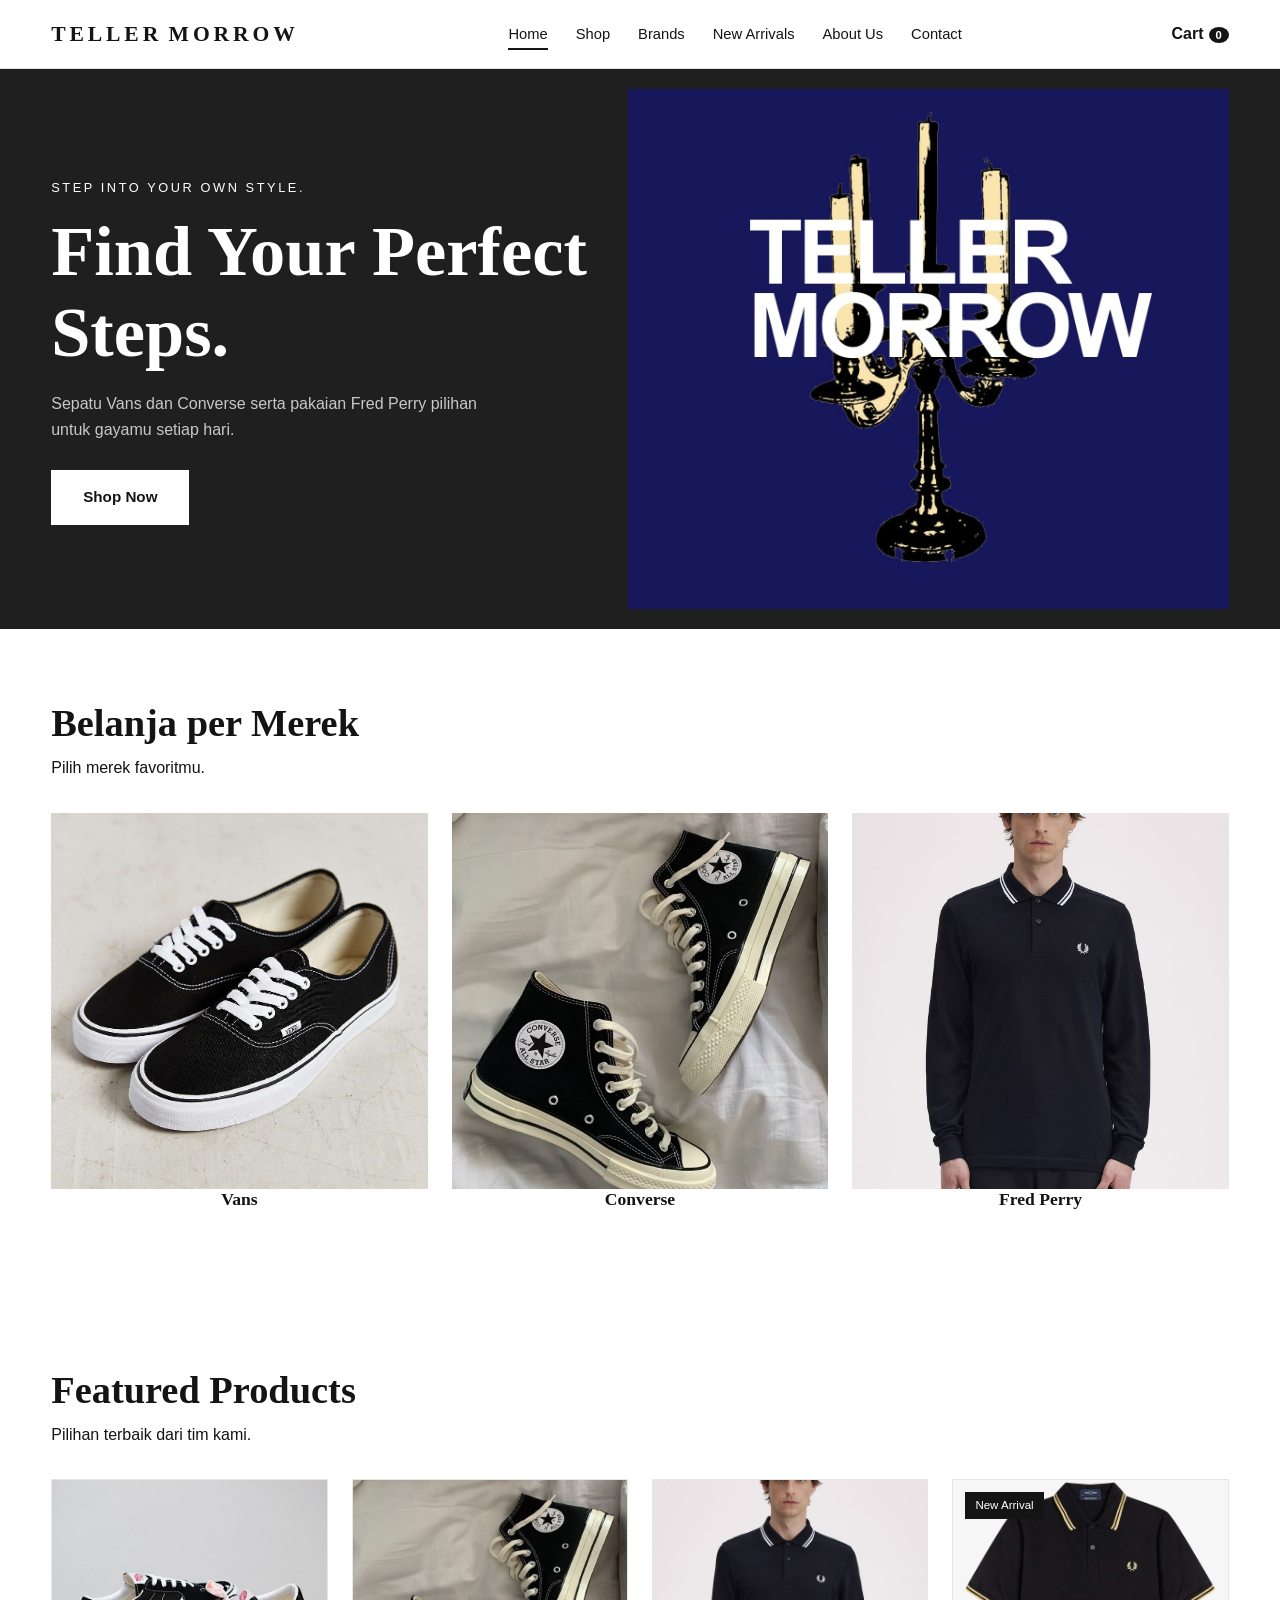
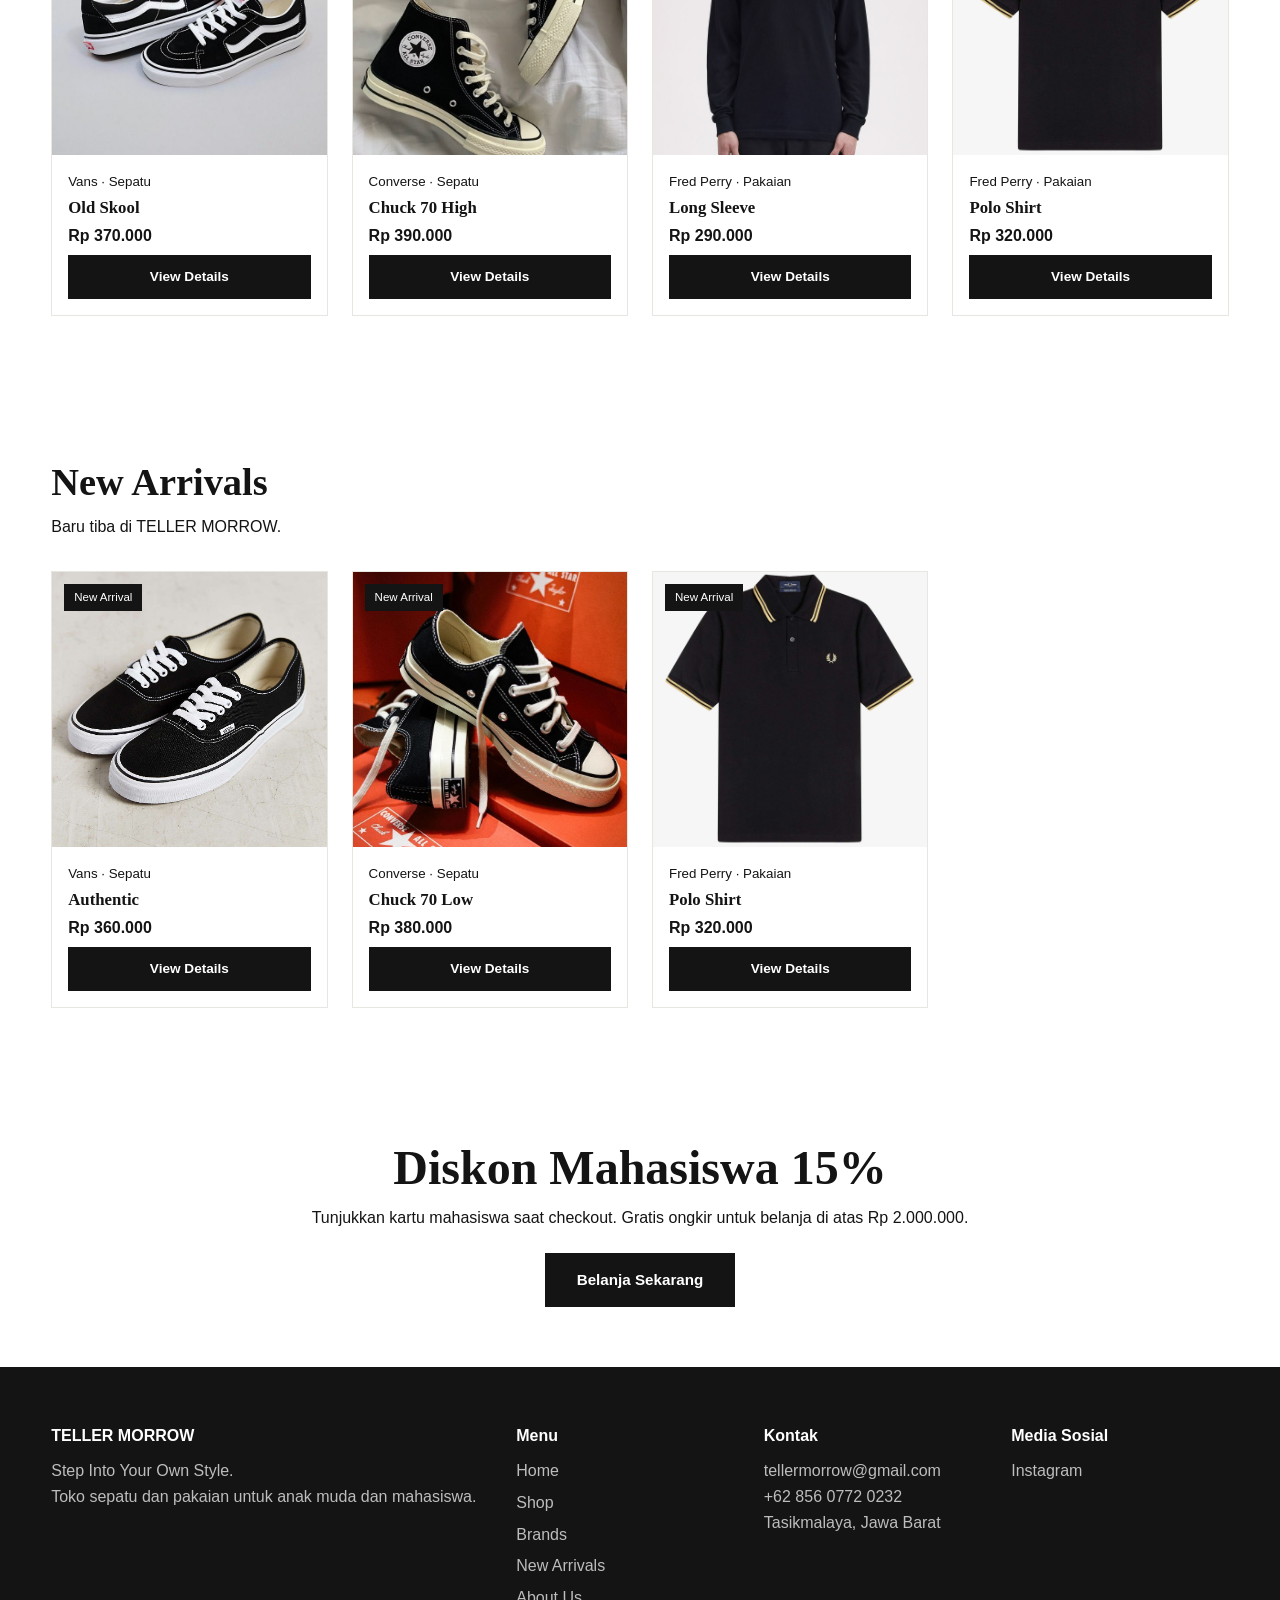
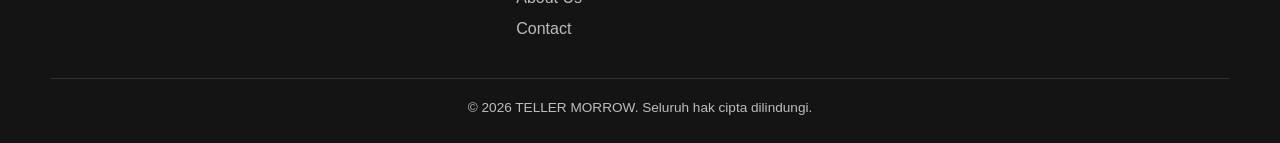
<file: projectUTS/index.html>
<!DOCTYPE html>
<html lang="id"><head><meta charset="UTF-8"><meta name="viewport" content="width=device-width,initial-scale=1">
<title>Home | TELLER MORROW</title><link rel="stylesheet" href="css/style.css"></head>
<body data-page="home"><header id="idhar_header"></header>
<section id="idhar_hero"><div class="idhar_container idhar_hero-grid"><div><span class="idhar_tag">STEP INTO YOUR OWN STYLE.</span><h1>Find Your Perfect Steps.</h1><p>Sepatu Vans dan Converse serta pakaian Fred Perry pilihan untuk gayamu setiap hari.</p><a class="idhar_btn idhar_btn-light" href="shop.html">Shop Now</a></div><img src="images/hero.jpg" alt="TELLER MORROW"></div></section>
<section class="idhar_section"><div class="idhar_container"><h2 class="idhar_title">Belanja per Merek</h2><p class="idhar_sub">Pilih merek favoritmu.</p><div class="idhar_grid idhar_grid-3" id="idhar_brandgrid"></div></div></section>
<section class="idhar_section idhar_section-alt"><div class="idhar_container"><h2 class="idhar_title">Featured Products</h2><p class="idhar_sub">Pilihan terbaik dari tim kami.</p><div class="idhar_grid" id="idhar_featured"></div></div></section>
<section class="idhar_section"><div class="idhar_container"><h2 class="idhar_title">New Arrivals</h2><p class="idhar_sub">Baru tiba di TELLER MORROW.</p><div class="idhar_grid" id="idhar_newlist"></div></div></section>
<section class="idhar_promo"><div class="idhar_container"><h2>Diskon Mahasiswa 15%</h2><p>Tunjukkan kartu mahasiswa saat checkout. Gratis ongkir untuk belanja di atas Rp 2.000.000.</p><a class="idhar_btn idhar_btn-dark" href="shop.html">Belanja Sekarang</a></div></section>
<footer id="idhar_footer"></footer><script src="js/script.js"></script></body></html>
</file>
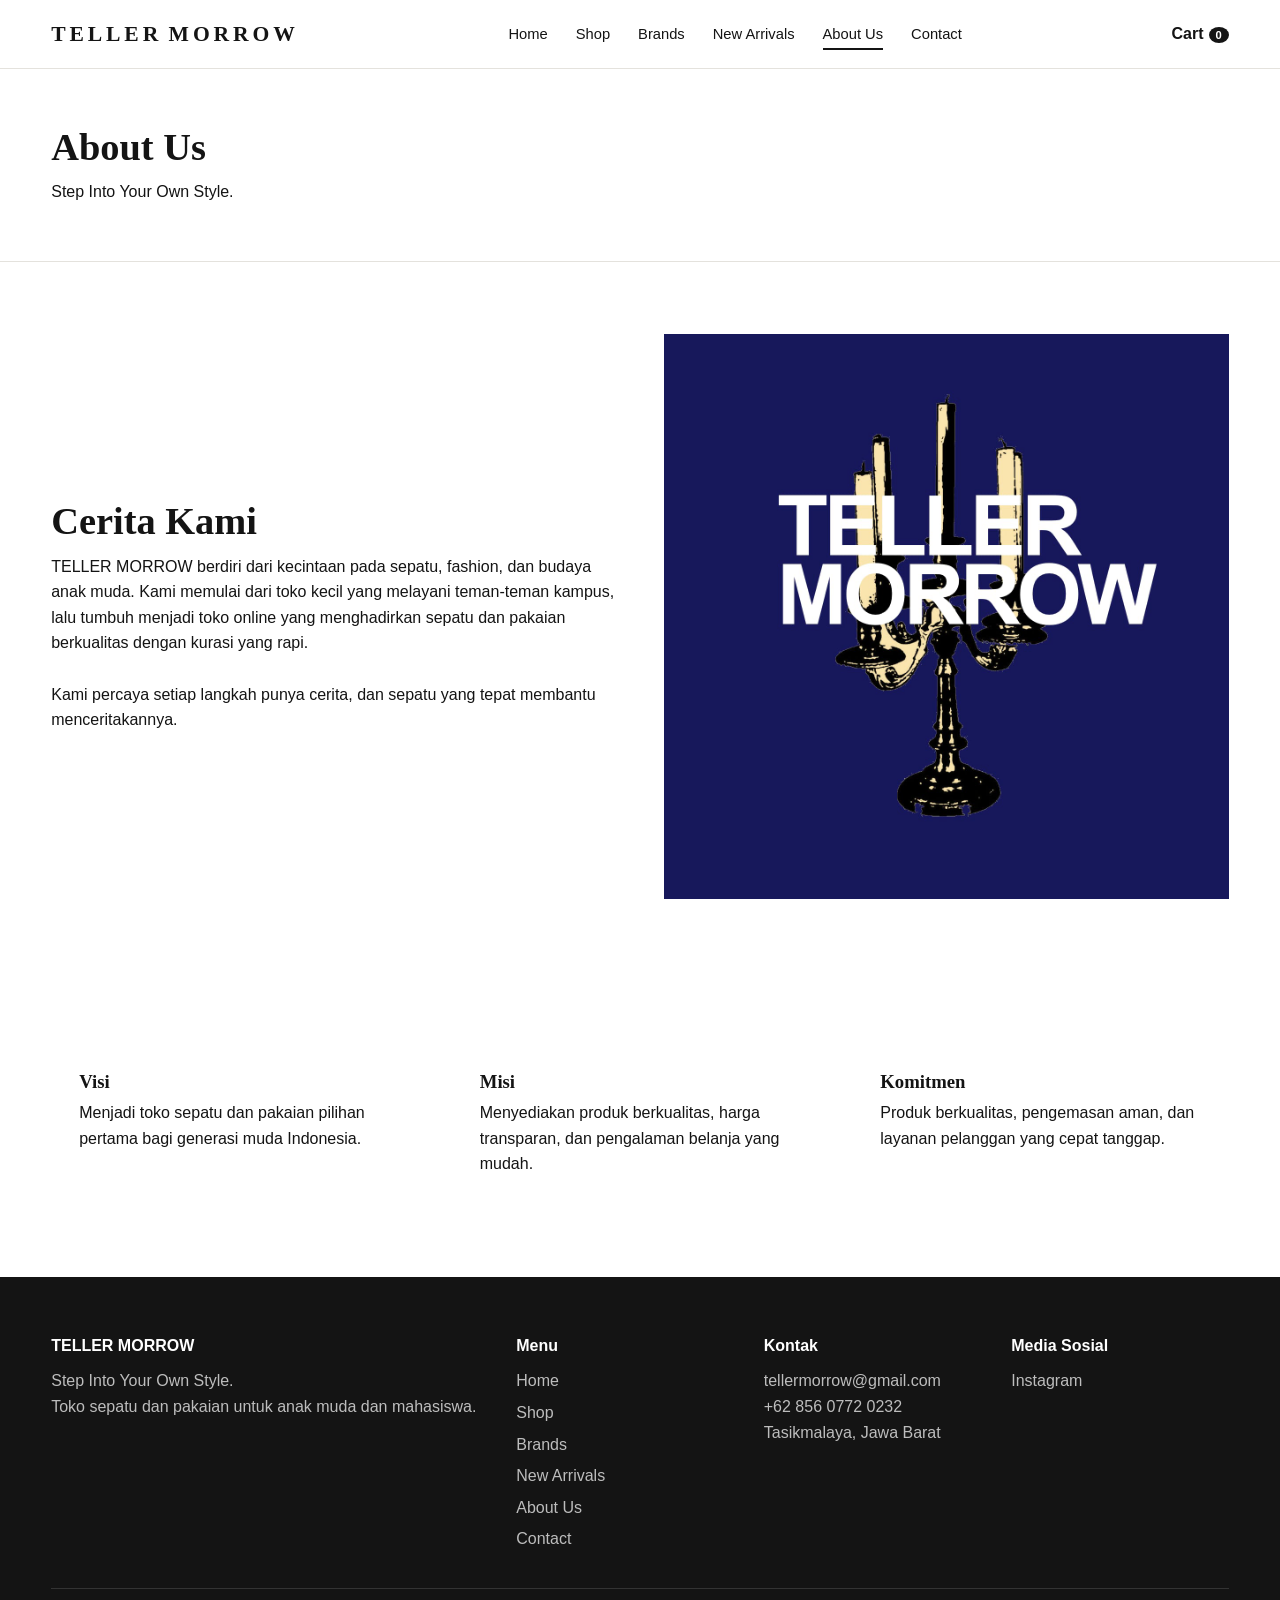
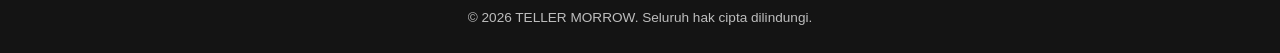
<file: projectUTS/about.html>
<!doctype html>
<html lang="id">
  <head>
    <meta charset="UTF-8" />
    <meta name="viewport" content="width=device-width,initial-scale=1" />
    <title>About Us | TELLER MORROW</title>
    <link rel="stylesheet" href="css/style.css" />
  </head>
  <body data-page="about">
    <header id="idhar_header"></header>
    <section class="idhar_page-banner">
      <div class="idhar_container">
        <h1 class="idhar_title">About Us</h1>
        <p class="idhar_sub">Step Into Your Own Style.</p>
      </div>
    </section>
    <section class="idhar_section">
      <div class="idhar_container idhar_two">
        <div>
          <h2 class="idhar_title">Cerita Kami</h2>
          <p>
            TELLER MORROW berdiri dari kecintaan pada sepatu, fashion, dan budaya anak muda. Kami memulai dari toko kecil yang melayani teman-teman kampus, lalu tumbuh menjadi toko online yang menghadirkan sepatu dan pakaian berkualitas dengan kurasi
            yang rapi.
          </p>
          <br />
          <p>Kami percaya setiap langkah punya cerita, dan sepatu yang tepat membantu menceritakannya.</p>
        </div>
        <img src="images/hero.jpg" alt="Chuck 70" />
      </div>
    </section>
    <section class="idhar_section idhar_section-alt">
      <div class="idhar_container idhar_three">
        <div class="idhar_box">
          <h3>Visi</h3>
          <p>Menjadi toko sepatu dan pakaian pilihan pertama bagi generasi muda Indonesia.</p>
        </div>
        <div class="idhar_box">
          <h3>Misi</h3>
          <p>Menyediakan produk berkualitas, harga transparan, dan pengalaman belanja yang mudah.</p>
        </div>
        <div class="idhar_box">
          <h3>Komitmen</h3>
          <p>Produk berkualitas, pengemasan aman, dan layanan pelanggan yang cepat tanggap.</p>
        </div>
      </div>
    </section>
    <footer id="idhar_footer"></footer>
    <script src="js/script.js"></script>
  </body>
</html>
</file>
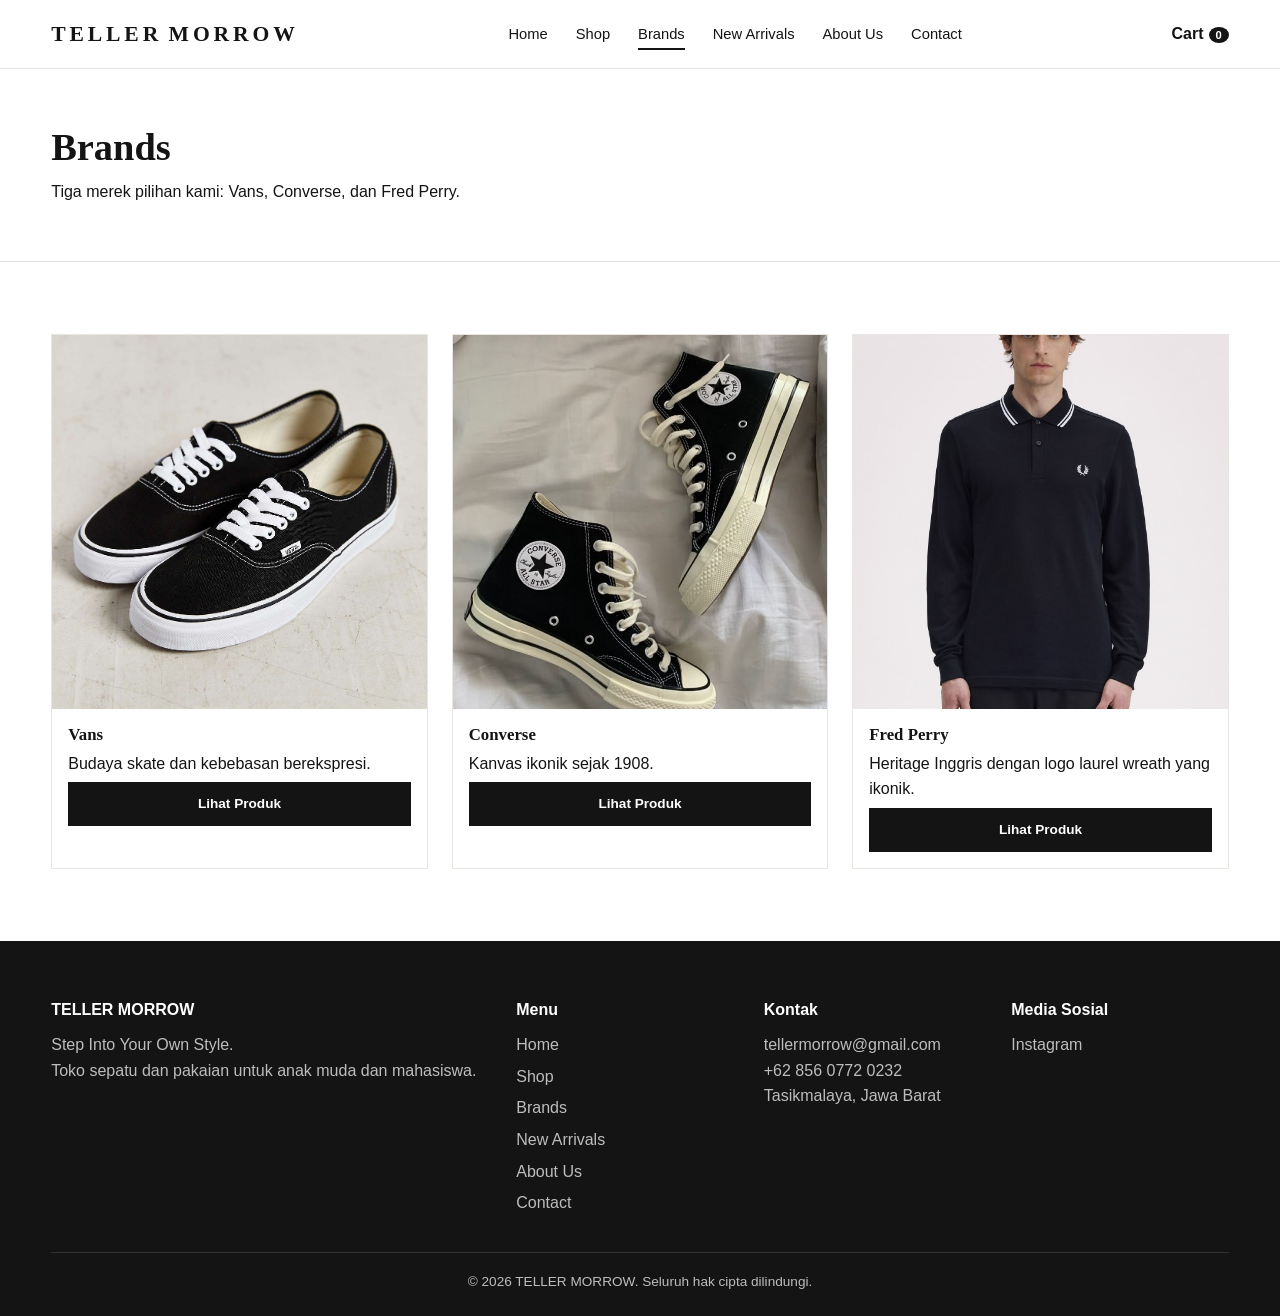
<file: projectUTS/brands.html>
<!DOCTYPE html>
<html lang="id"><head><meta charset="UTF-8"><meta name="viewport" content="width=device-width,initial-scale=1">
<title>Brands | TELLER MORROW</title><link rel="stylesheet" href="css/style.css"></head>
<body data-page="brands"><header id="idhar_header"></header>
<section class="idhar_page-banner"><div class="idhar_container"><h1 class="idhar_title">Brands</h1><p class="idhar_sub">Tiga merek pilihan kami: Vans, Converse, dan Fred Perry.</p></div></section><section class="idhar_section"><div class="idhar_container"><div class="idhar_grid idhar_grid-3" id="idhar_brandlist"></div></div></section>
<footer id="idhar_footer"></footer><script src="js/script.js"></script></body></html>
</file>
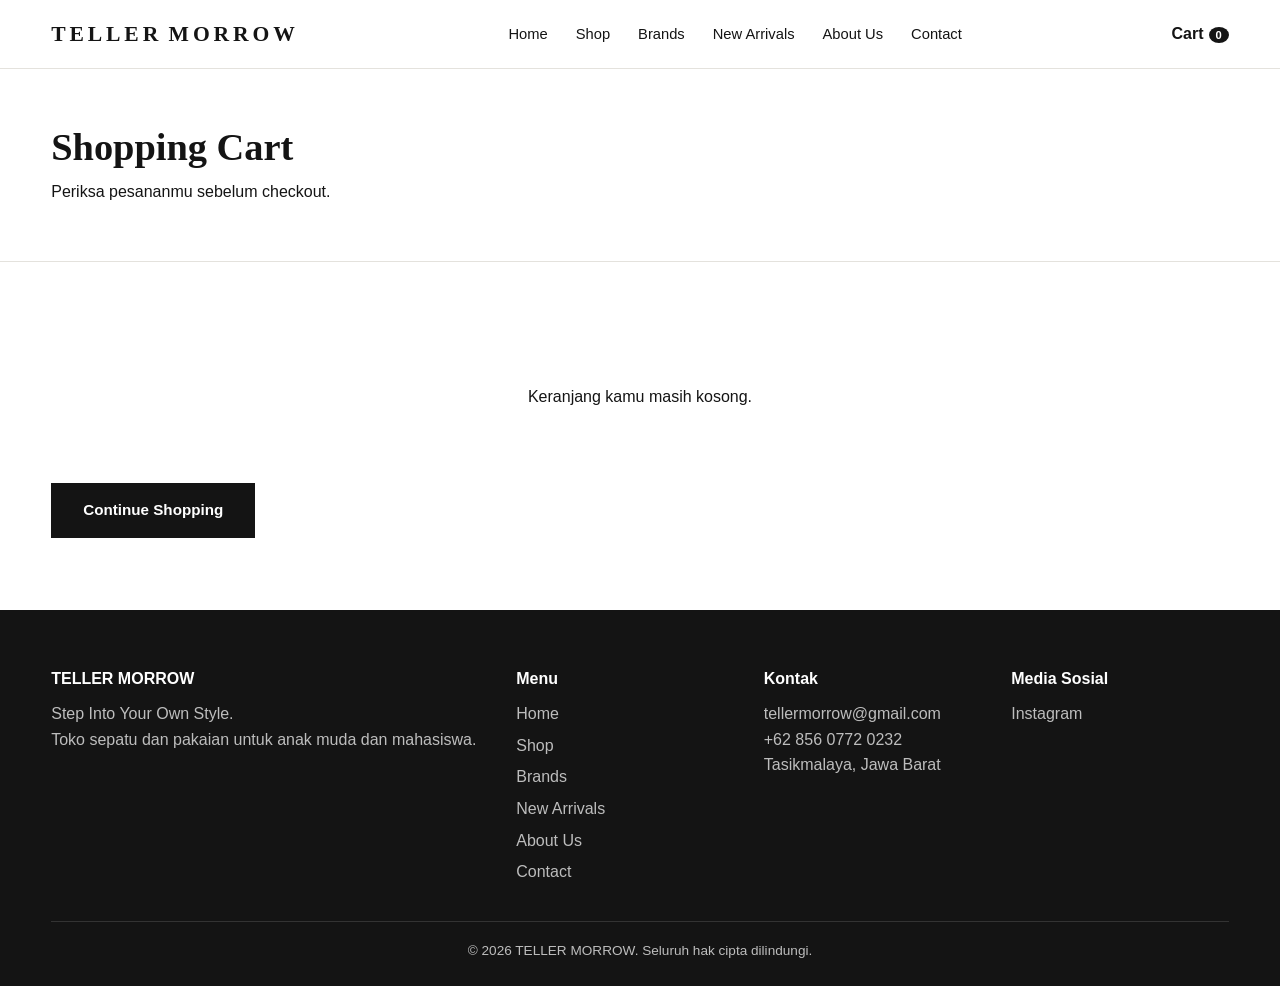
<file: projectUTS/cart.html>
<!DOCTYPE html>
<html lang="id"><head><meta charset="UTF-8"><meta name="viewport" content="width=device-width,initial-scale=1">
<title>Shopping Cart | TELLER MORROW</title><link rel="stylesheet" href="css/style.css"></head>
<body data-page="cart"><header id="idhar_header"></header>
<section class="idhar_page-banner"><div class="idhar_container"><h1 class="idhar_title">Shopping Cart</h1><p class="idhar_sub">Periksa pesananmu sebelum checkout.</p></div></section><section class="idhar_section"><div class="idhar_container" id="idhar_cartbox"></div></section>
<footer id="idhar_footer"></footer><script src="js/script.js"></script></body></html>
</file>
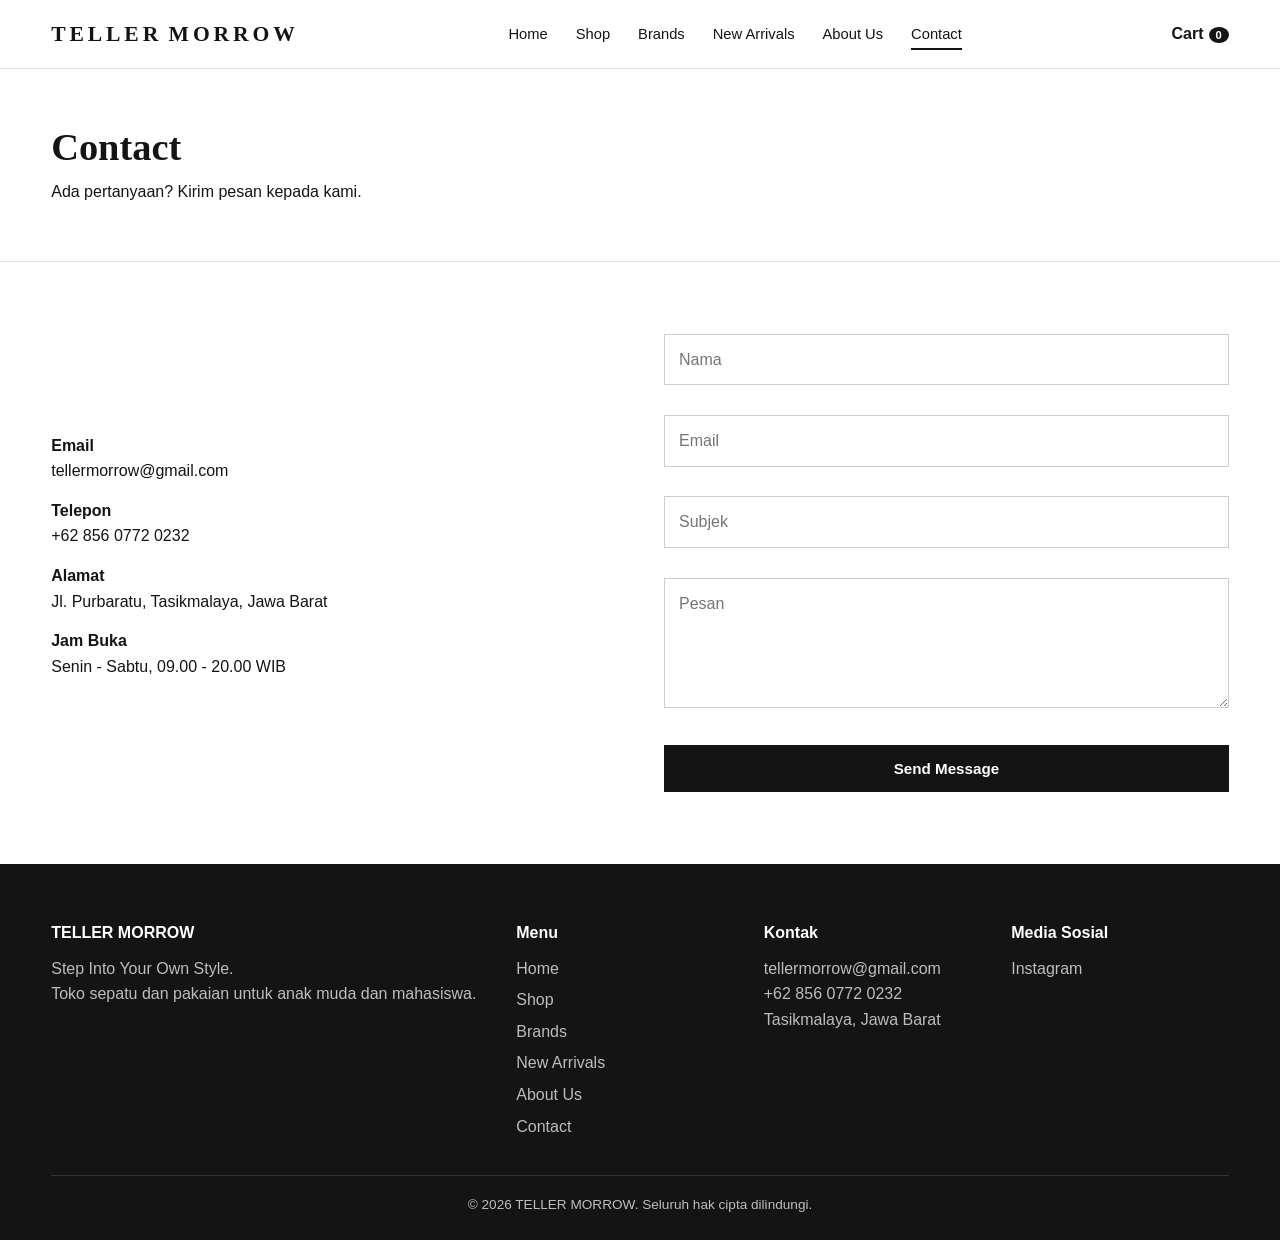
<file: projectUTS/contact.html>
<!doctype html>
<html lang="id">
  <head>
    <meta charset="UTF-8" />
    <meta name="viewport" content="width=device-width,initial-scale=1" />
    <title>Contact | TELLER MORROW</title>
    <link rel="stylesheet" href="css/style.css" />
  </head>
  <body data-page="contact">
    <header id="idhar_header"></header>
    <section class="idhar_page-banner">
      <div class="idhar_container">
        <h1 class="idhar_title">Contact</h1>
        <p class="idhar_sub">Ada pertanyaan? Kirim pesan kepada kami.</p>
      </div>
    </section>
    <section class="idhar_section">
      <div class="idhar_container idhar_two">
        <ul class="idhar_info">
          <li><strong>Email</strong><br />tellermorrow@gmail.com</li>
          <li><strong>Telepon</strong><br />+62 856 0772 0232</li>
          <li><strong>Alamat</strong><br />Jl. Purbaratu, Tasikmalaya, Jawa Barat</li>
          <li><strong>Jam Buka</strong><br />Senin - Sabtu, 09.00 - 20.00 WIB</li>
        </ul>
        <form class="idhar_form" id="idhar_form" novalidate>
          <div>
            <input class="idhar_input" name="name" placeholder="Nama" />
            <div class="idhar_error" id="idhar_e_name"></div>
          </div>
          <div>
            <input class="idhar_input" name="email" type="email" placeholder="Email" />
            <div class="idhar_error" id="idhar_e_email"></div>
          </div>
          <div>
            <input class="idhar_input" name="subject" placeholder="Subjek" />
            <div class="idhar_error" id="idhar_e_subject"></div>
          </div>
          <div>
            <textarea class="idhar_input" name="message" placeholder="Pesan"></textarea>
            <div class="idhar_error" id="idhar_e_message"></div>
          </div>
          <button class="idhar_btn idhar_btn-dark" type="submit">Send Message</button>
        </form>
      </div>
    </section>
    <footer id="idhar_footer"></footer>
    <script src="js/script.js"></script>
  </body>
</html>
</file>
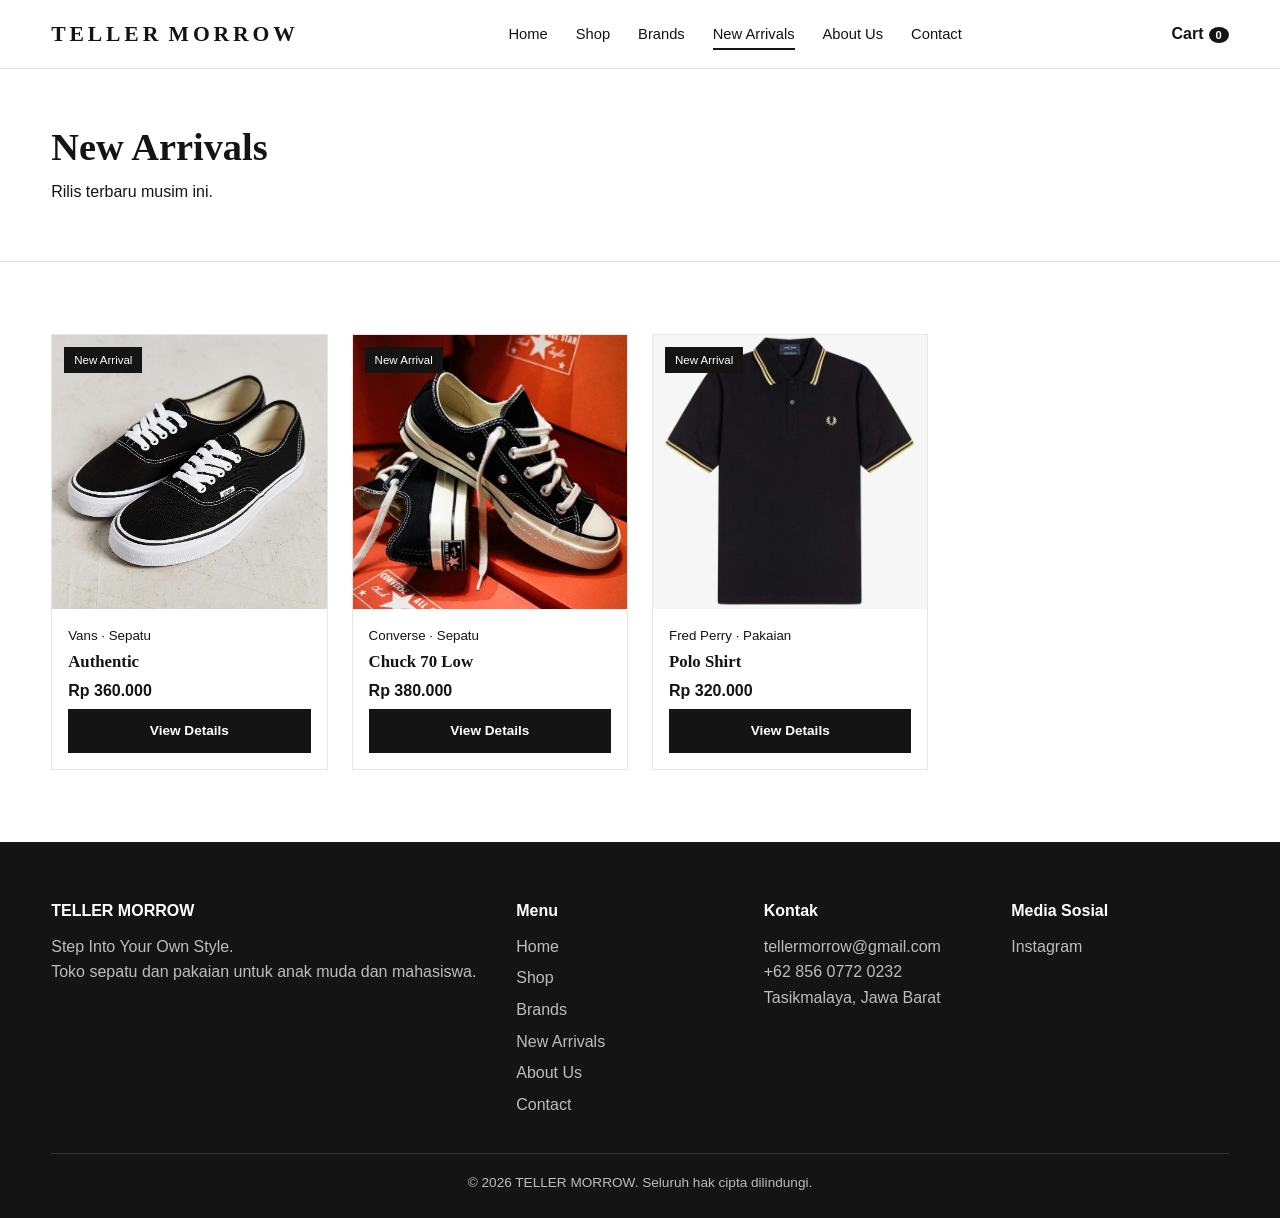
<file: projectUTS/new-arrivals.html>
<!DOCTYPE html>
<html lang="id"><head><meta charset="UTF-8"><meta name="viewport" content="width=device-width,initial-scale=1">
<title>New Arrivals | TELLER MORROW</title><link rel="stylesheet" href="css/style.css"></head>
<body data-page="new"><header id="idhar_header"></header>
<section class="idhar_page-banner"><div class="idhar_container"><h1 class="idhar_title">New Arrivals</h1><p class="idhar_sub">Rilis terbaru musim ini.</p></div></section><section class="idhar_section"><div class="idhar_container"><div class="idhar_grid" id="idhar_list"></div></div></section>
<footer id="idhar_footer"></footer><script src="js/script.js"></script></body></html>
</file>
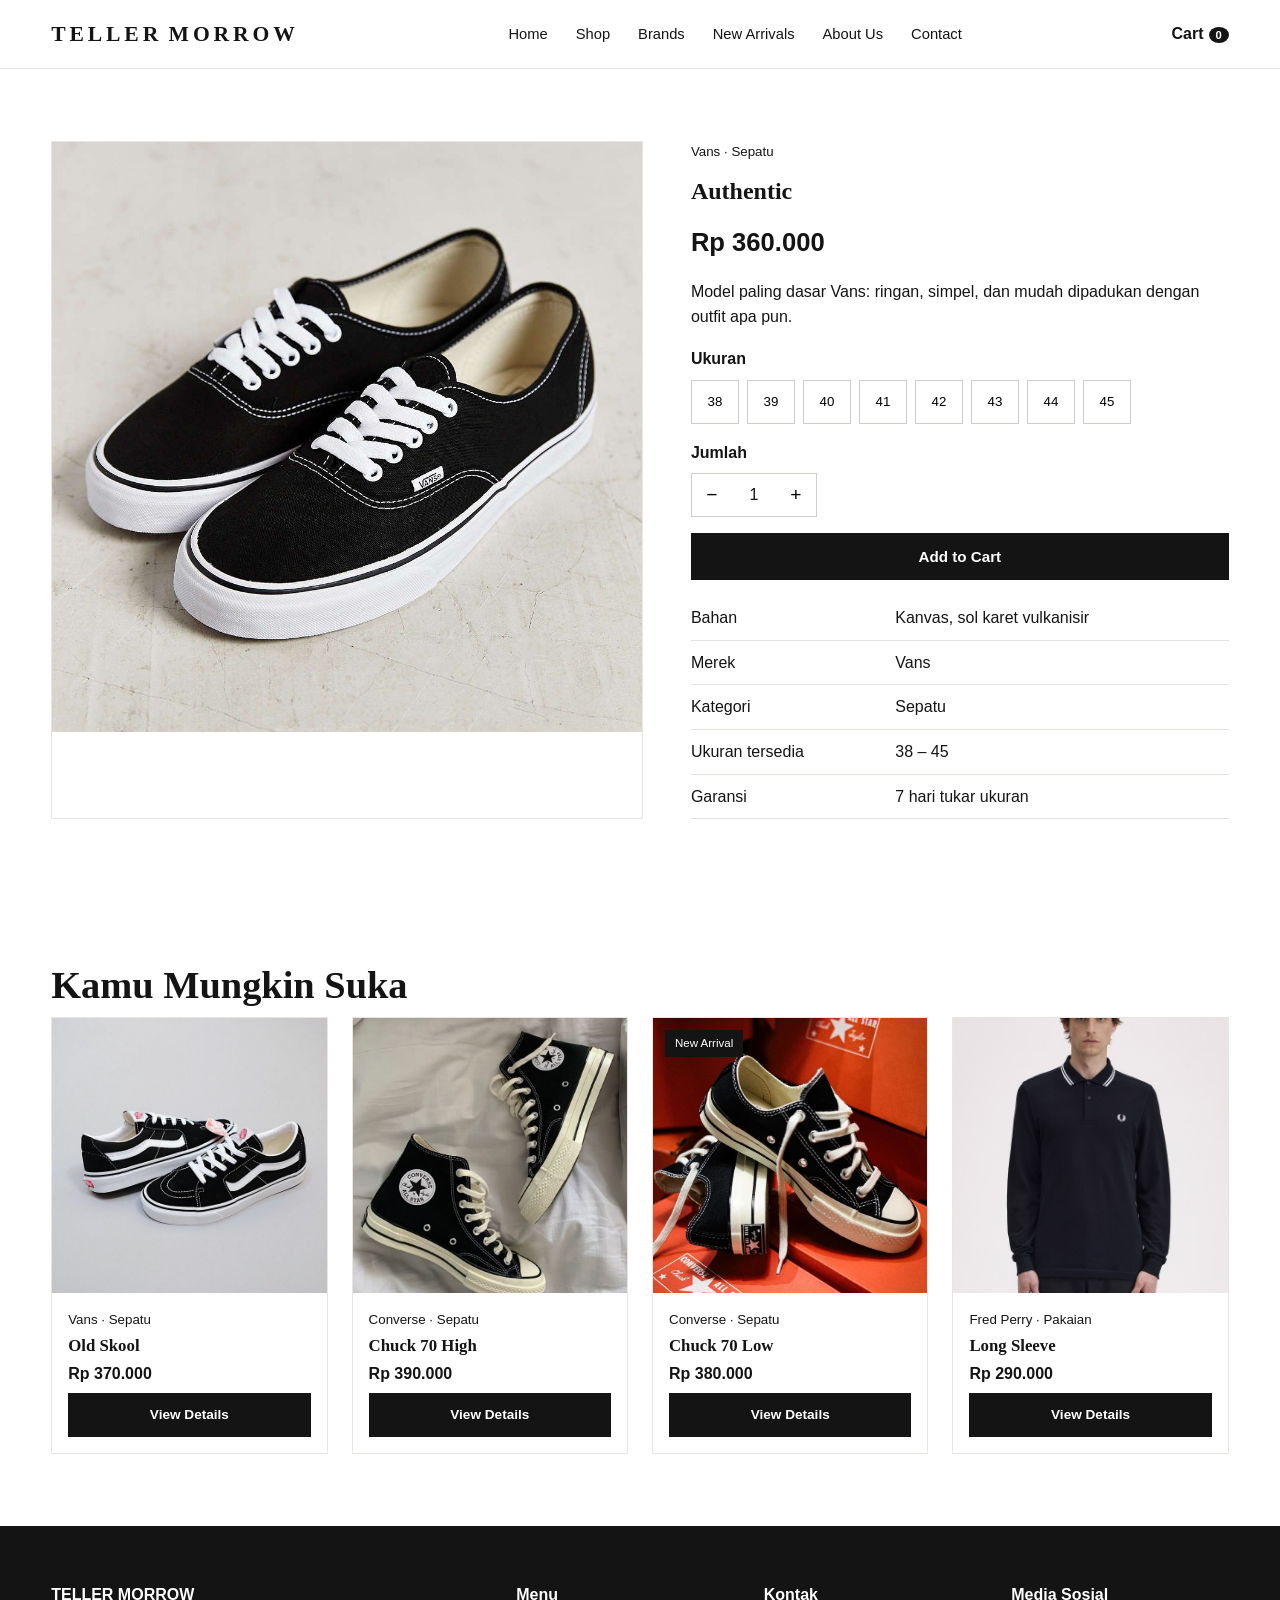
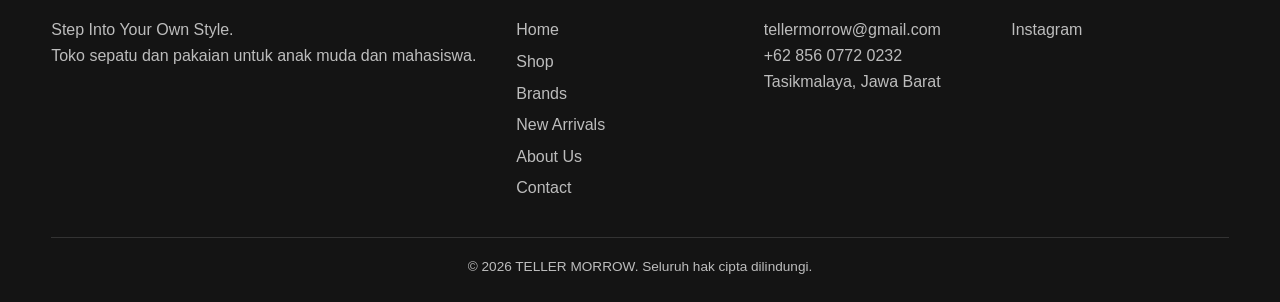
<file: projectUTS/product.html>
<!DOCTYPE html>
<html lang="id"><head><meta charset="UTF-8"><meta name="viewport" content="width=device-width,initial-scale=1">
<title>Detail Produk | TELLER MORROW</title><link rel="stylesheet" href="css/style.css"></head>
<body data-page="product"><header id="idhar_header"></header>
<section class="idhar_section"><div class="idhar_container"><div class="idhar_detail" id="idhar_detail"></div></div></section>
<section class="idhar_section idhar_section-alt"><div class="idhar_container"><h2 class="idhar_title">Kamu Mungkin Suka</h2><div class="idhar_grid" id="idhar_related"></div></div></section>
<footer id="idhar_footer"></footer><script src="js/script.js"></script></body></html>
</file>
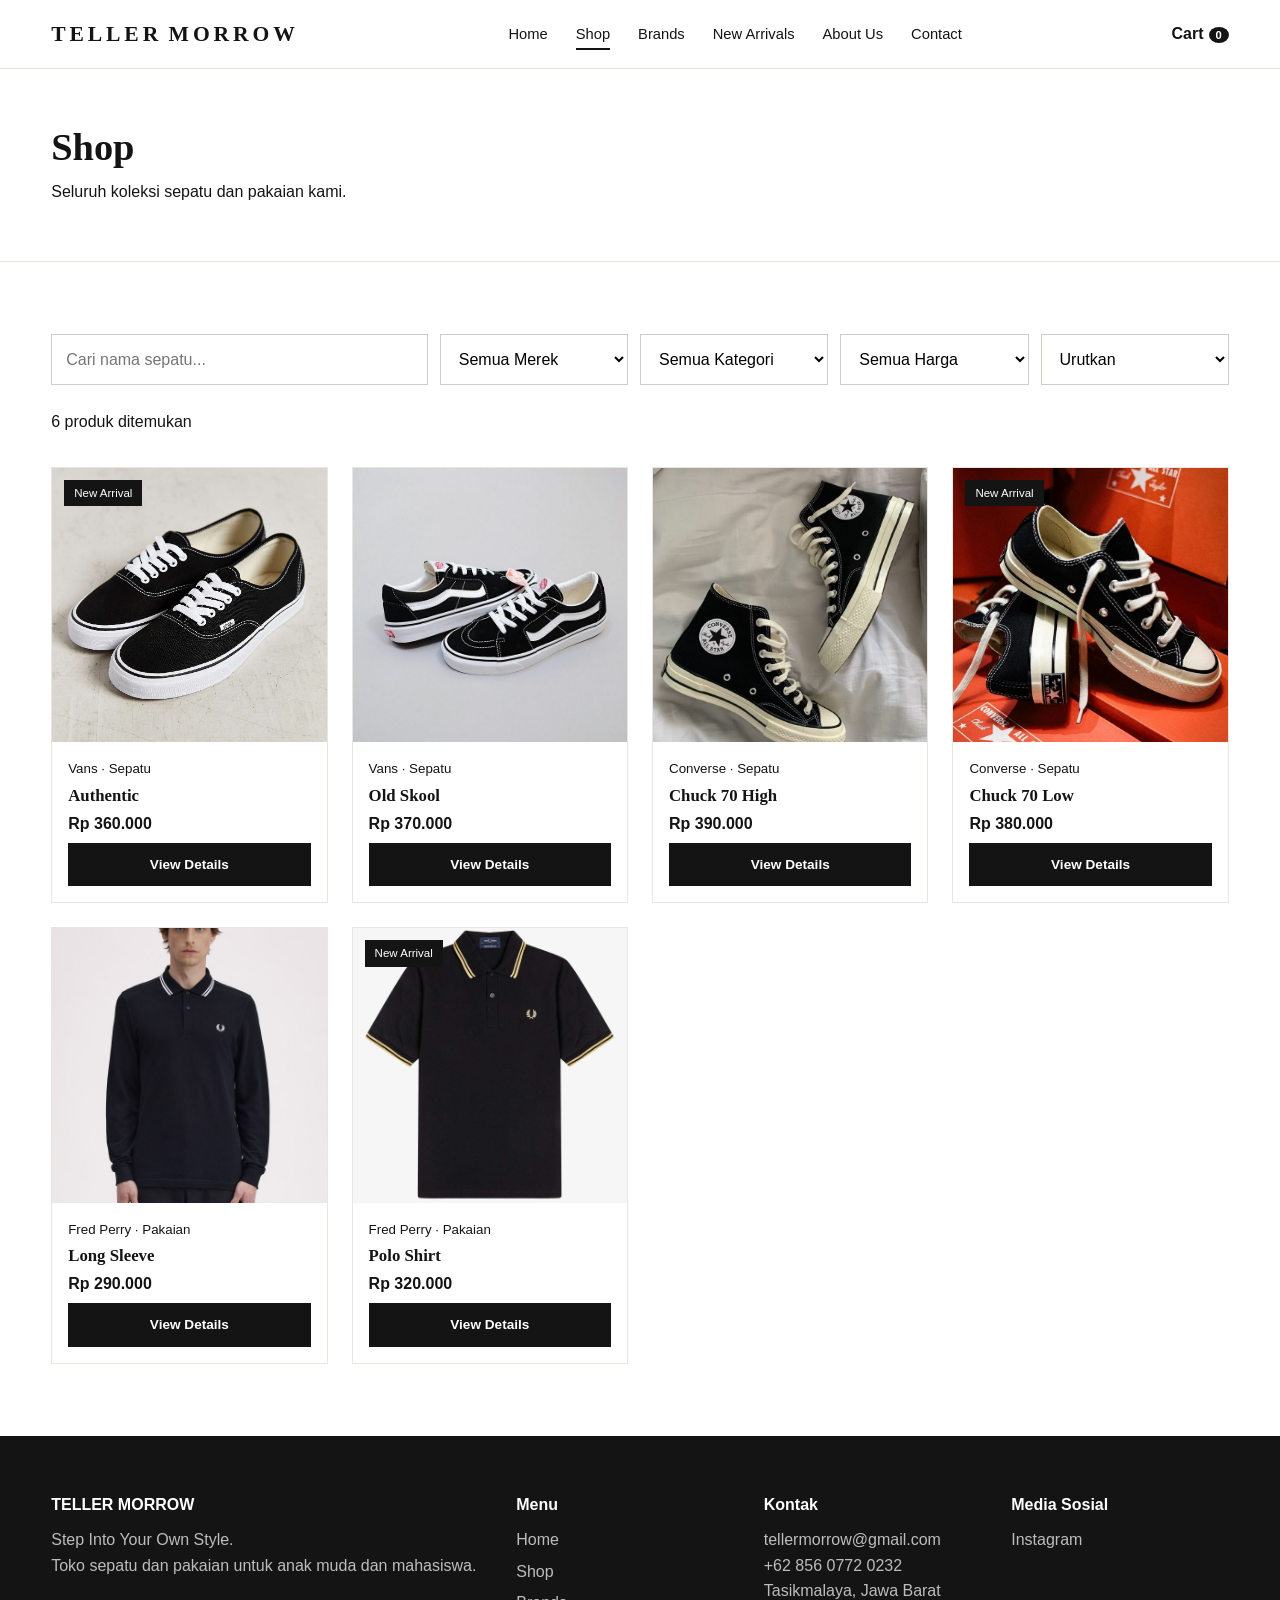
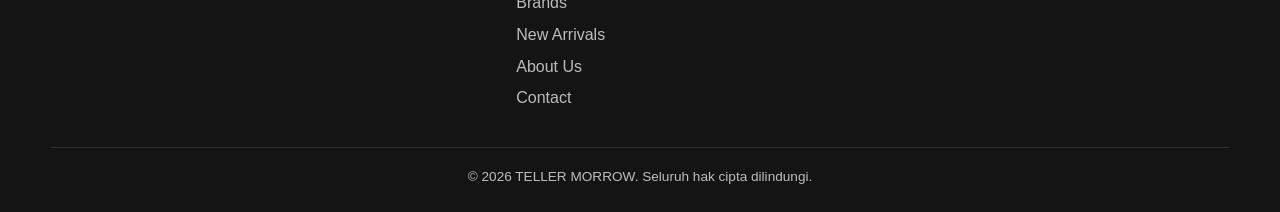
<file: projectUTS/shop.html>
<!DOCTYPE html>
<html lang="id"><head><meta charset="UTF-8"><meta name="viewport" content="width=device-width,initial-scale=1">
<title>Shop | TELLER MORROW</title><link rel="stylesheet" href="css/style.css"></head>
<body data-page="shop"><header id="idhar_header"></header>
<section class="idhar_page-banner"><div class="idhar_container"><h1 class="idhar_title">Shop</h1><p class="idhar_sub">Seluruh koleksi sepatu dan pakaian kami.</p></div></section><section class="idhar_section"><div class="idhar_container"><div class="idhar_toolbar"><input class="idhar_input" id="idhar_search" type="search" placeholder="Cari nama sepatu..."><select class="idhar_select" id="idhar_brand"></select><select class="idhar_select" id="idhar_cat"></select>
<select class="idhar_select" id="idhar_price"><option value="">Semua Harga</option><option value="0-1200000">&lt; Rp 1,2 jt</option><option value="1200000-1600000">Rp 1,2 - 1,6 jt</option><option value="1600000-9999999">&gt; Rp 1,6 jt</option></select>
<select class="idhar_select" id="idhar_sort"><option value="">Urutkan</option><option value="low">Harga Termurah</option><option value="high">Harga Termahal</option><option value="new">Produk Terbaru</option></select></div><p class="idhar_sub" id="idhar_result"></p><div class="idhar_grid" id="idhar_list"></div></div></section>
<footer id="idhar_footer"></footer><script src="js/script.js"></script></body></html>
</file>
<file: projectUTS/css/style.css>
:root {
  --idhar-black: #141414;
  --idhar--gray: #6b6b6b;
  --idhar--light: #f3f2ef;
  --idhar--beige: #c9b79c;
}
* {
  box-sizing: border-box;
  margin: 0;
  padding: 0;
}
body {
  font-family: "Helvetica Neue", Arial, sans-serif;
  color: var(--idhar-black);
  background: #fff;
  line-height: 1.6;
}
a {
  color: inherit;
  text-decoration: none;
}
img {
  max-width: 100%;
  display: block;
}
h1,
h2,
h3 {
  font-family: Georgia, "Times New Roman", serif;
  line-height: 1.15;
  font-weight: 700;
}
.idhar_container {
  width: min(1200px, 92%);
  margin: auto;
}
.idhar_section {
  padding: 72px 0;
}
.idhar_section-alt {
  background: var(--idhar-light);
}
.idhar_title {
  font-size: clamp(1.7rem, 3vw, 2.4rem);
  margin-bottom: 10px;
}
.idhar_sub {
  color: var(--idhar-gray);
  margin-bottom: 32px;
}
#idhar_header {
  position: sticky;
  top: 0;
  z-index: 50;
  background: rgba(255, 255, 255, 0.96);
  border-bottom: 1px solid #e4e2dd;
  backdrop-filter: blur(8px);
}
.idhar_navbar {
  display: flex;
  align-items: center;
  justify-content: space-between;
  height: 68px;
}
.idhar_logo {
  font-family: Georgia, serif;
  font-weight: 700;
  font-size: 1.35rem;
  letter-spacing: 0.18em;
}
.idhar_logo span {
  color: var(--idhar-beige);
  margin-left: 0.3em;
}
.idhar_menu {
  display: flex;
  gap: 28px;
  list-style: none;
}
.idhar_menu a {
  font-size: 0.92rem;
  padding: 6px 0;
  border-bottom: 2px solid transparent;
  transition: 0.25s;
}
.idhar_menu a:hover,
.idhar_menu a.idhar_active {
  border-color: var(--idhar-black);
}
.idhar_cart-link {
  font-weight: 600;
}
.idhar_cart-count {
  background: var(--idhar-black);
  color: #fff;
  border-radius: 50%;
  font-size: 0.7rem;
  padding: 2px 7px;
  margin-left: 5px;
}
.idhar_toggle {
  display: none;
  background: none;
  border: 0;
  font-size: 1.7rem;
  cursor: pointer;
}
.idhar_btn {
  display: inline-block;
  padding: 13px 30px;
  border: 2px solid var(--idhar-black);
  font-weight: 600;
  cursor: pointer;
  background: transparent;
  font-size: 0.95rem;
  transition: 0.25s;
}
.idhar_btn:hover {
  transform: translateY(-2px);
}
.idhar_btn-dark {
  background: var(--idhar-black);
  color: #fff;
}
.idhar_btn-dark:hover {
  background: #333;
}
.idhar_btn-light {
  background: #fff;
  border-color: #fff;
  color: var(--idhar-black);
}
.idhar_btn-sm {
  padding: 9px 18px;
  font-size: 0.85rem;
  text-align: center;
}
#idhar_hero {
  background: #1f1f1f;
  color: #fff;
  overflow: hidden;
}
.idhar_hero-grid {
  display: grid;
  grid-template-columns: 1fr 1.1fr;
  align-items: center;
  gap: 30px;
  min-height: 560px;
}
.idhar_hero-grid h1 {
  font-size: clamp(2.4rem, 5.5vw, 4.4rem);
  margin: 12px 0 18px;
}
.idhar_hero-grid p {
  color: #c8c8c8;
  max-width: 440px;
  margin-bottom: 28px;
}
.idhar_tag {
  color: var(--idhar-beige);
  letter-spacing: 0.2em;
  font-size: 0.8rem;
}
.idhar_hero-grid img {
  transition: transform 0.6s;
}
.idhar_hero-grid img:hover {
  transform: rotate(-4deg) scale(1.04);
}
.idhar_page-banner {
  background: var(--idhar-light);
  padding: 56px 0 24px;
  border-bottom: 1px solid #e4e2dd;
}
.idhar_grid {
  display: grid;
  grid-template-columns: repeat(4, 1fr);
  gap: 24px;
}
.idhar_grid-5 {
  grid-template-columns: repeat(5, 1fr);
}
.idhar_grid-3 {
  grid-template-columns: repeat(3, 1fr);
}
.idhar_product-card {
  background: #fff;
  border: 1px solid #e8e6e1;
  transition: 0.3s;
}
.idhar_product-card:hover {
  transform: translateY(-6px);
  box-shadow: 0 16px 34px rgba(0, 0, 0, 0.12);
}
.idhar_card-img {
  display: block;
  position: relative;
  overflow: hidden;
}
.idhar_card-img img {
  width: 100%;
  transition: transform 0.4s;
}
.idhar_product-card:hover .idhar_card-img img {
  transform: scale(1.06);
}
.idhar_badge {
  position: absolute;
  top: 12px;
  left: 12px;
  background: var(--idhar-black);
  color: #fff;
  font-size: 0.72rem;
  padding: 4px 10px;
}
.idhar_card-body {
  padding: 16px;
  display: grid;
  gap: 6px;
}
.idhar_card-body small {
  color: var(--idhar-gray);
}
.idhar_card-body h3 {
  font-size: 1.05rem;
}
.idhar_brand-card {
  display: block;
  overflow: hidden;
  background: var(--idhar-light);
  text-align: center;
  padding-bottom: 14px;
  transition: 0.3s;
}
.idhar_brand-card:hover {
  transform: translateY(-5px);
  box-shadow: 0 12px 26px rgba(0, 0, 0, 0.12);
}
.idhar_brand-card h3 {
  font-size: 1.1rem;
}
.idhar_promo {
  background: var(--idhar-beige);
  padding: 60px 0;
  text-align: center;
}
.idhar_promo h2 {
  font-size: clamp(1.8rem, 4vw, 3rem);
  margin-bottom: 10px;
}
.idhar_promo p {
  margin-bottom: 22px;
}
.idhar_toolbar {
  display: grid;
  grid-template-columns: 2fr repeat(4, 1fr);
  gap: 12px;
  margin-bottom: 24px;
}
.idhar_input,
.idhar_select {
  width: 100%;
  padding: 12px 14px;
  border: 1px solid #cfcdc8;
  font: inherit;
  background: #fff;
}
.idhar_input:focus,
.idhar_select:focus,
.idhar_btn:focus-visible {
  outline: 2px solid var(--idhar-black);
  outline-offset: 2px;
}
.idhar_empty {
  grid-column: 1/-1;
  text-align: center;
  padding: 50px;
  color: var(--idhar-gray);
}
.idhar_detail {
  display: grid;
  grid-template-columns: 1.1fr 1fr;
  gap: 48px;
}
.idhar_detail-info {
  display: grid;
  gap: 16px;
  align-content: start;
}
.idhar_price {
  font-size: 1.6rem;
  font-weight: 700;
}
.idhar_sizes {
  display: flex;
  flex-wrap: wrap;
  gap: 8px;
  margin-top: 8px;
}
.idhar_size {
  width: 48px;
  height: 44px;
  border: 1px solid #cfcdc8;
  background: #fff;
  cursor: pointer;
  transition: 0.2s;
}
.idhar_size:hover {
  border-color: var(--idhar-black);
}
.idhar_size.idhar_selected {
  background: var(--idhar-black);
  color: #fff;
}
.idhar_qty {
  display: inline-flex;
  border: 1px solid #cfcdc8;
  margin-top: 8px;
}
.idhar_qty button {
  width: 40px;
  border: 0;
  background: #fff;
  font-size: 1.2rem;
  cursor: pointer;
}
.idhar_qty span {
  width: 44px;
  text-align: center;
  line-height: 42px;
}
.idhar_spec {
  width: 100%;
  border-collapse: collapse;
}
.idhar_spec td {
  padding: 9px 0;
  border-bottom: 1px solid #e4e2dd;
}
.idhar_spec td:first-child {
  color: var(--idhar-gray);
  width: 38%;
}
.idhar_cart-row {
  display: grid;
  grid-template-columns: 100px 1fr auto auto auto;
  gap: 20px;
  align-items: center;
  padding: 18px 0;
  border-bottom: 1px solid #e4e2dd;
}
.idhar_cart-row img {
  width: 100px;
}
.idhar_remove {
  background: none;
  border: 0;
  color: #b00020;
  cursor: pointer;
  font-weight: 600;
}
.idhar_summary {
  margin-top: 30px;
  margin-left: auto;
  max-width: 380px;
  background: var(--idhar-light);
  padding: 24px;
  display: grid;
  gap: 10px;
}
.idhar_summary div {
  display: flex;
  justify-content: space-between;
}
.idhar_summary .idhar_total {
  font-size: 1.25rem;
  font-weight: 700;
  border-top: 1px solid #cfcdc8;
  padding-top: 12px;
}
.idhar_actions {
  display: flex;
  justify-content: space-between;
  gap: 12px;
  flex-wrap: wrap;
  margin-top: 24px;
}
.idhar_two {
  display: grid;
  grid-template-columns: 1fr 1fr;
  gap: 48px;
  align-items: center;
}
.idhar_three {
  display: grid;
  grid-template-columns: repeat(3, 1fr);
  gap: 24px;
}
.idhar_box {
  background: #fff;
  padding: 28px;
}
.idhar_box h3 {
  margin-bottom: 8px;
}
.idhar_form {
  display: grid;
  gap: 14px;
}
.idhar_error {
  color: #b00020;
  font-size: 0.82rem;
  min-height: 1.2em;
}
.idhar_info li {
  list-style: none;
  margin-bottom: 14px;
}
textarea.idhar_input {
  min-height: 130px;
  resize: vertical;
}
#idhar_toast {
  position: fixed;
  right: 20px;
  bottom: 24px;
  background: var(--idhar-black);
  color: #fff;
  padding: 14px 22px;
  transform: translateY(120px);
  opacity: 0;
  transition: 0.35s;
  z-index: 99;
  border-left: 4px solid var(--idhar-beige);
}
#idhar_toast.idhar_show {
  transform: none;
  opacity: 1;
}
#idhar_footer {
  background: var(--idhar-black);
  color: #bdbdbd;
  padding: 56px 0 24px;
}
.idhar_footer-grid {
  display: grid;
  grid-template-columns: 2fr 1fr 1fr 1fr;
  gap: 30px;
}
.idhar_footer-grid h4 {
  color: #fff;
  margin-bottom: 10px;
}
.idhar_footer-grid a {
  display: block;
  margin-bottom: 6px;
}
.idhar_footer-grid a:hover {
  color: #fff;
}
.idhar_copy {
  border-top: 1px solid #333;
  margin-top: 30px;
  padding-top: 18px;
  font-size: 0.85rem;
  text-align: center;
}
@media (max-width: 992px) {
  .idhar_grid,
  .idhar_grid-5 {
    grid-template-columns: repeat(2, 1fr);
  }
  .idhar_toolbar {
    grid-template-columns: 1fr 1fr;
  }
  .idhar_toolbar .idhar_input {
    grid-column: 1/-1;
  }
  .idhar_detail,
  .idhar_two,
  .idhar_hero-grid {
    grid-template-columns: 1fr;
  }
  .idhar_footer-grid {
    grid-template-columns: 1fr 1fr;
  }
  .idhar_three {
    grid-template-columns: 1fr;
  }
}
@media (max-width: 768px) {
  .idhar_toggle {
    display: block;
  }
  .idhar_menu {
    position: absolute;
    top: 68px;
    left: 0;
    right: 0;
    background: #fff;
    flex-direction: column;
    gap: 0;
    border-bottom: 1px solid #e4e2dd;
    max-height: 0;
    overflow: hidden;
    transition: max-height 0.35s;
  }
  .idhar_menu.idhar_open {
    max-height: 360px;
  }
  .idhar_menu a {
    display: block;
    padding: 14px 5%;
    border: 0;
  }
  .idhar_cart-row {
    grid-template-columns: 80px 1fr;
  }
  .idhar_cart-row img {
    width: 80px;
  }
  .idhar_section {
    padding: 48px 0;
  }
}
@media (max-width: 480px) {
  .idhar_grid,
  .idhar_grid-5,
  .idhar_grid-3 {
    grid-template-columns: 1fr 1fr;
    gap: 12px;
  }
  .idhar_footer-grid {
    grid-template-columns: 1fr;
  }
}
@media (prefers-reduced-motion: reduce) {
  * {
    transition: none !important;
  }
}
/* Foto produk: dipotong rapi agar ukuran seragam walau rasio foto berbeda */
.idhar_card-img img,
.idhar_brand-card img,
.idhar_product-card > img,
.idhar_two > img {
  width: 100%;
  aspect-ratio: 1/1;
  object-fit: cover;
}
.idhar_hero-grid img {
  width: 100%;
  max-height: 520px;
  object-fit: cover;
}
.idhar_cart-row img {
  aspect-ratio: 1/1;
  object-fit: cover;
}
</file>
